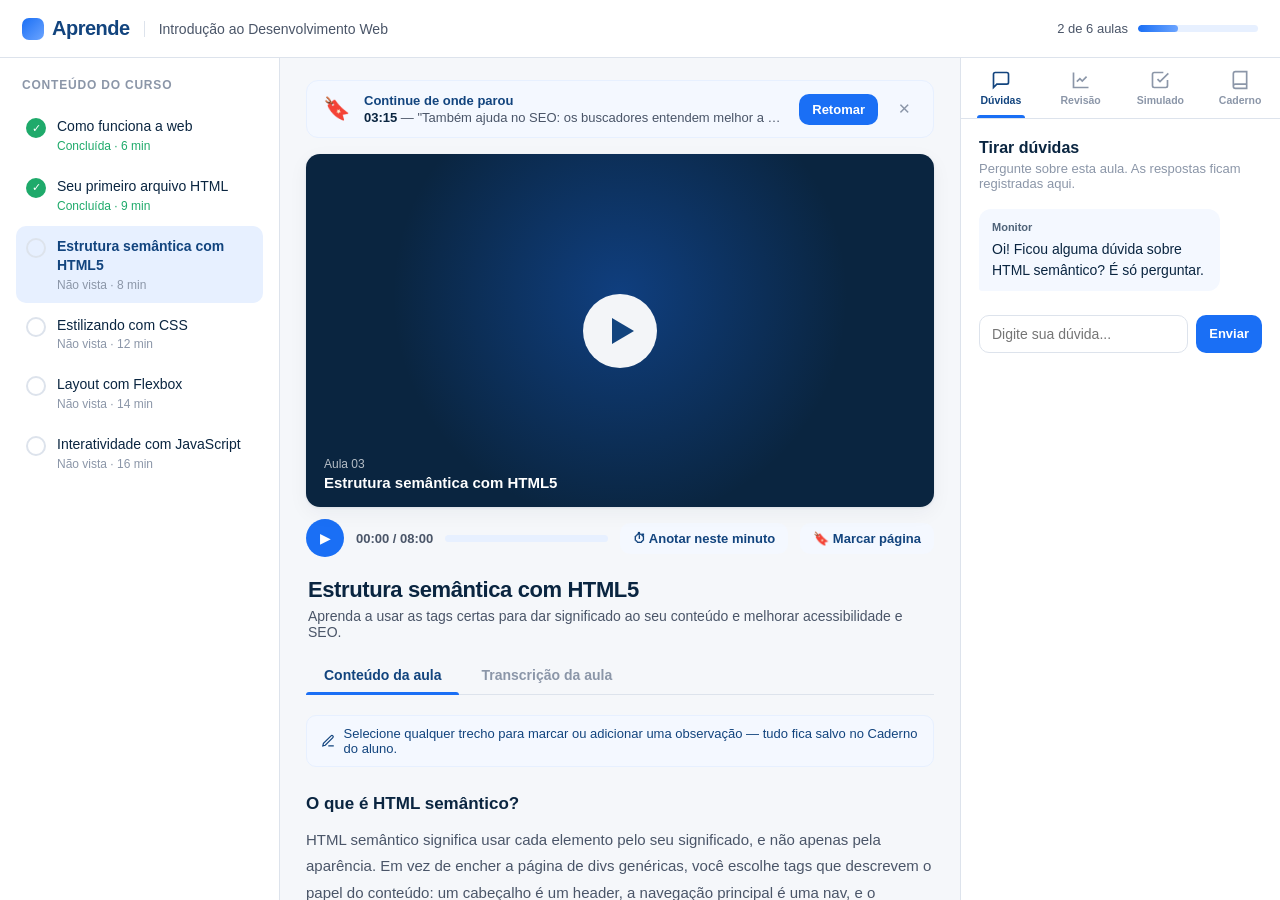
<file: index.html>
<!DOCTYPE html>
<html lang="pt-BR">
<head>
<meta charset="UTF-8">
<meta name="viewport" content="width=device-width, initial-scale=1.0">
<title>Aprende — Plataforma de Estudos</title>
<link rel="stylesheet" href="style.css?v=2">

</head>
<body>

  <div class="topbar">
    <div class="logo"><span class="dot"></span>Aprende</div>
    <span class="course-name">Introdução ao Desenvolvimento Web</span>
    <div class="progress-mini">
      <span id="progressLabel">2 de 6 aulas</span>
      <div class="track"><div class="fill" id="progressFill" style="width:33%"></div></div>
    </div>
  </div>

  <div class="app">

    <!-- ============ ESQUERDA: aulas ============ -->
    <aside class="aside-left">
      <div class="aside-title">Conteúdo do curso</div>
      <div id="lessonList"></div>
    </aside>

    <!-- ============ CENTRO: vídeo + tabs ============ -->
    <main class="main">
      <!-- marca-página: retomar de onde parou -->
      <div class="resume-banner" id="resumeBanner" style="display:none;">
        <span class="resume-icon">🔖</span>
        <div class="resume-body">
          <div class="resume-title">Continue de onde parou</div>
          <div class="resume-text" id="resumeText"></div>
        </div>
        <button class="btn btn-primary btn-sm" onclick="retomar()">Retomar</button>
        <button class="resume-close" aria-label="Dispensar" onclick="dismissResume()">✕</button>
      </div>

      <div class="video-wrap">
        <button class="play-btn" aria-label="Reproduzir aula"></button>
        <div class="video-label">
          <small>Aula 03</small>
          <div id="videoTitle">Estrutura semântica com HTML5</div>
        </div>
      </div>

      <!-- barra do player (mockado) -->
      <div class="player-bar">
        <button class="player-btn" id="playerToggle" aria-label="Reproduzir/pausar">▶</button>
        <span class="player-time" id="playerTime">00:00 / 08:00</span>
        <div class="player-track" id="playerTrack"><div class="player-fill" id="playerFill"></div></div>
        <button class="btn btn-ghost btn-sm" onclick="anotarAgora()">⏱ Anotar neste minuto</button>
        <button class="btn btn-ghost btn-sm" onclick="marcarPagina()">🔖 Marcar página</button>
      </div>

      <div class="lesson-header">
        <h1 id="mainTitle">Estrutura semântica com HTML5</h1>
        <p>Aprenda a usar as tags certas para dar significado ao seu conteúdo e melhorar acessibilidade e SEO.</p>
      </div>

      <div class="tabs">
        <button class="tab active" data-tab="conteudo">Conteúdo da aula</button>
        <button class="tab" data-tab="transcricao">Transcrição da aula</button>
      </div>

      <!-- Conteúdo -->
      <section class="tab-panel active" id="tab-conteudo">
        <div class="toolbar-hint">
          <svg width="16" height="16" viewBox="0 0 24 24" fill="none" stroke="currentColor" stroke-width="2"><path d="M12 20h9M16.5 3.5a2.1 2.1 0 013 3L7 19l-4 1 1-4 12.5-12.5z"/></svg>
          Selecione qualquer trecho para marcar ou adicionar uma observação — tudo fica salvo no Caderno do aluno.
        </div>
        <div class="content-body" id="contentBody">
          <h2>O que é HTML semântico?</h2>
          <p class="selectable">HTML semântico significa usar cada elemento pelo seu significado, e não apenas pela aparência. Em vez de encher a página de divs genéricas, você escolhe tags que descrevem o papel do conteúdo: um cabeçalho é um header, a navegação principal é uma nav, e o conteúdo central da página é um main.</p>
          <p class="selectable">Essa escolha tem impacto direto na acessibilidade. Leitores de tela usam essas marcações para permitir que a pessoa navegue direto para o conteúdo principal ou pule entre seções, sem precisar ouvir a página inteira do começo.</p>
          <h2>Principais elementos</h2>
          <p class="selectable">O elemento article representa um bloco de conteúdo independente, que faria sentido sozinho, como um post ou uma notícia. Já o section agrupa conteúdo relacionado dentro de um tema, geralmente com seu próprio título. O aside guarda conteúdo secundário, como uma barra lateral ou uma nota complementar.</p>
          <p class="selectable">Por fim, o footer fecha a página ou uma seção com informações de rodapé, como créditos, contato e links legais. Usar essas tags corretamente deixa o código mais legível e mais fácil de manter por qualquer pessoa da equipe.</p>

          <h2>Estrutura típica de uma página</h2>
          <p class="selectable">Numa página real, esses elementos se combinam formando um esqueleto previsível. No topo fica o header, geralmente com o logotipo e a nav de navegação principal. O miolo da página vive dentro de um único main, que concentra o conteúdo mais importante — aquilo que a pessoa realmente veio consumir.</p>
          <p class="selectable">Dentro do main, você organiza o conteúdo em blocos: um article para cada unidade independente e sections para agrupar temas relacionados. À margem, o aside carrega o que é complementar, como links relacionados ou um resumo. Lá embaixo, o footer encerra a página com as informações de rodapé.</p>

          <h2>Um exemplo na prática</h2>
          <p class="selectable">Repare como a marcação abaixo já comunica a função de cada parte antes mesmo de olhar o CSS. Qualquer pessoa — ou leitor de tela — entende a hierarquia só pela escolha das tags.</p>
          <pre class="code-sample">&lt;body&gt;
  &lt;header&gt;
    &lt;nav&gt;...&lt;/nav&gt;
  &lt;/header&gt;

  &lt;main&gt;
    &lt;article&gt;
      &lt;h1&gt;Título do conteúdo&lt;/h1&gt;
      &lt;section&gt;...&lt;/section&gt;
    &lt;/article&gt;
    &lt;aside&gt;...&lt;/aside&gt;
  &lt;/main&gt;

  &lt;footer&gt;...&lt;/footer&gt;
&lt;/body&gt;</pre>

          <h2>Erros comuns</h2>
          <p class="selectable">O erro mais frequente é a chamada "div-soup": resolver toda a estrutura com divs aninhadas, sem nenhuma tag semântica. O resultado até funciona visualmente, mas o código perde significado e a acessibilidade despenca.</p>
          <p class="selectable">Outro deslize é usar section apenas para criar um espaçamento, sem que aquele bloco tenha de fato um título e um tema próprio — nesses casos, uma div genérica seria mais honesta. Também é comum abusar de header e footer em todo lugar: eles fazem sentido para a página e para seções maiores, não para cada pequeno cartão.</p>

          <h2>Boas práticas e acessibilidade</h2>
          <p class="selectable">Use um único main por documento: ele marca o ponto de partida do conteúdo principal e é justamente para lá que os leitores de tela oferecem um atalho. Mantenha os títulos numa hierarquia coerente, do h1 aos subníveis, sem pular etapas só por causa da aparência.</p>
          <p class="selectable">Elementos como header, nav, main, aside e footer funcionam como landmarks: pontos de referência que permitem navegar a página por regiões. Quando você respeita esse vocabulário, entrega de graça uma experiência muito melhor para quem depende de tecnologias assistivas — e um código mais fácil de manter para o resto da equipe.</p>
        </div>
      </section>

      <!-- Transcrição -->
      <section class="tab-panel" id="tab-transcricao">
        <div class="transcript-head">
          <div>
            <h2 style="font-size:16px;">Transcrição completa</h2>
            <p style="font-size:13px;color:var(--cinza-500);margin-top:3px;">Gerada automaticamente · 8 min de áudio</p>
          </div>
          <button class="btn btn-ghost btn-sm" onclick="baixarAudio()">
            <svg width="15" height="15" viewBox="0 0 24 24" fill="none" stroke="currentColor" stroke-width="2"><path d="M12 3v12m0 0l-4-4m4 4l4-4M4 17v2a2 2 0 002 2h12a2 2 0 002-2v-2"/></svg>
            Baixar áudio
          </button>
        </div>
        <div id="transcriptBody"></div>
      </section>

      <div class="lesson-footer">
        <button class="btn btn-primary" id="btnConcluir" onclick="concluirAula()">✓ Concluir aula</button>
      </div>
    </main>

    <!-- ============ DIREITA: navegação de telas ============ -->
    <aside class="aside-right">
      <nav class="nav-tabs">
        <button class="nav-tab active" data-panel="duvidas">
          <svg viewBox="0 0 24 24" fill="none" stroke="currentColor" stroke-width="2"><path d="M21 15a2 2 0 01-2 2H7l-4 4V5a2 2 0 012-2h14a2 2 0 012 2z"/></svg>
          Dúvidas
        </button>
        <button class="nav-tab" data-panel="revisao">
          <svg viewBox="0 0 24 24" fill="none" stroke="currentColor" stroke-width="2"><path d="M3 3v18h18M18.7 8l-5.2 5.2-2.8-2.8L7 14"/></svg>
          Revisão
        </button>
        <button class="nav-tab" data-panel="simulado">
          <svg viewBox="0 0 24 24" fill="none" stroke="currentColor" stroke-width="2"><path d="M9 11l3 3L22 4M21 12v7a2 2 0 01-2 2H5a2 2 0 01-2-2V5a2 2 0 012-2h11"/></svg>
          Simulado
        </button>
        <button class="nav-tab" data-panel="caderno">
          <svg viewBox="0 0 24 24" fill="none" stroke="currentColor" stroke-width="2"><path d="M4 19.5A2.5 2.5 0 016.5 17H20M6.5 2H20v20H6.5A2.5 2.5 0 014 19.5v-15A2.5 2.5 0 016.5 2z"/></svg>
          Caderno
        </button>
      </nav>

      <!-- Dúvidas -->
      <div class="panel active" id="panel-duvidas">
        <h2>Tirar dúvidas</h2>
        <p class="sub">Pergunte sobre esta aula. As respostas ficam registradas aqui.</p>
        <div class="chat" id="chatDuvidas">
          <div class="msg prof"><div class="who">Monitor</div>Oi! Ficou alguma dúvida sobre HTML semântico? É só perguntar.</div>
        </div>
        <div class="chat-input">
          <input type="text" id="inputDuvida" placeholder="Digite sua dúvida...">
          <button class="btn btn-primary btn-sm" onclick="enviarDuvida()">Enviar</button>
        </div>
      </div>

      <!-- Revisão -->
      <div class="panel" id="panel-revisao">
        <h2>Revisão</h2>
        <p class="sub">Os pontos-chave para você fixar antes de avançar.</p>
        <div class="card"><span class="tag">Conceito</span><h4>Significado antes da aparência</h4><p>Escolha a tag pelo papel do conteúdo, não pelo visual. O CSS cuida da aparência.</p></div>
        <div class="card"><span class="tag">Estrutura</span><h4>header · nav · main · footer</h4><p>Formam o esqueleto de quase toda página. main aparece só uma vez por documento.</p></div>
        <div class="card"><span class="tag">Blocos</span><h4>article vs section</h4><p>article é independente e reutilizável; section agrupa conteúdo de um mesmo tema.</p></div>
        <div class="card"><span class="tag">Acessibilidade</span><h4>Leitores de tela agradecem</h4><p>Tags semânticas permitem pular direto para o conteúdo principal e navegar por seções.</p></div>
      </div>

      <!-- Simulado -->
      <div class="panel" id="panel-simulado">
        <h2>Simulado</h2>
        <p class="sub">Teste rápido sobre a aula.</p>
        <a class="btn btn-primary btn-sm" href="simulado.html"
           style="width:100%;justify-content:center;margin-bottom:14px;text-decoration:none;">
          📝 Simulado detalhado
        </a>
        <div class="card" style="background:#fff;">
          <div class="quiz-q">Qual elemento representa um conteúdo independente, que faz sentido sozinho?</div>
          <div class="quiz-opt" onclick="selOpt(this,false)"><span class="letter">A</span> section</div>
          <div class="quiz-opt" onclick="selOpt(this,true)"><span class="letter">B</span> article</div>
          <div class="quiz-opt" onclick="selOpt(this,false)"><span class="letter">C</span> aside</div>
          <div class="quiz-opt" onclick="selOpt(this,false)"><span class="letter">D</span> div</div>
          <button class="btn btn-primary btn-sm" style="width:100%;margin-top:6px;justify-content:center;" onclick="conferir()">Conferir resposta</button>
          <p id="quizFeedback" style="font-size:13px;margin-top:11px;text-align:center;font-weight:600;"></p>
        </div>
      </div>

      <!-- Caderno -->
      <div class="panel" id="panel-caderno">
        <h2>Caderno do aluno</h2>
        <p class="sub">Suas marcações e observações reunidas.</p>
        <button class="btn btn-primary btn-sm" id="btnMesclar" onclick="gerarResumo()"
                style="width:100%;justify-content:center;margin-bottom:14px;display:none;">
          🤖 Mesclar tudo com IA
        </button>
        <div id="notebook"></div>
      </div>

    </aside>
  </div>

  <!-- popover -->
  <div class="mark-popover" id="popover">
    <button onclick="marcarTrecho()">✏️ Marcar</button>
    <button onclick="abrirObs()">💬 Observação</button>
  </div>

  <!-- modal -->
  <div class="modal-bg" id="modalObs">
    <div class="modal">
      <h3>Adicionar observação</h3>
      <div class="quoted" id="modalQuote"></div>
      <textarea id="obsText" placeholder="Escreva sua anotação sobre este trecho..."></textarea>
      <div class="modal-actions">
        <button class="btn btn-ghost" onclick="fecharObs()">Cancelar</button>
        <button class="btn btn-primary" onclick="salvarObs()">Salvar no caderno</button>
      </div>
    </div>
  </div>

  <!-- modal nota por minutagem -->
  <div class="modal-bg" id="modalTempo">
    <div class="modal">
      <h3>Anotar no vídeo</h3>
      <div class="quoted" id="tempoLabel"></div>
      <textarea id="tempoText" placeholder="O que você quer lembrar deste momento do vídeo?"></textarea>
      <div class="modal-actions">
        <button class="btn btn-ghost" onclick="fecharNotaTempo()">Cancelar</button>
        <button class="btn btn-primary" onclick="salvarNotaTempo()">Salvar no caderno</button>
      </div>
    </div>
  </div>

<script src="script.js?v=2">
  
</script>
</body>
</html>
</file>
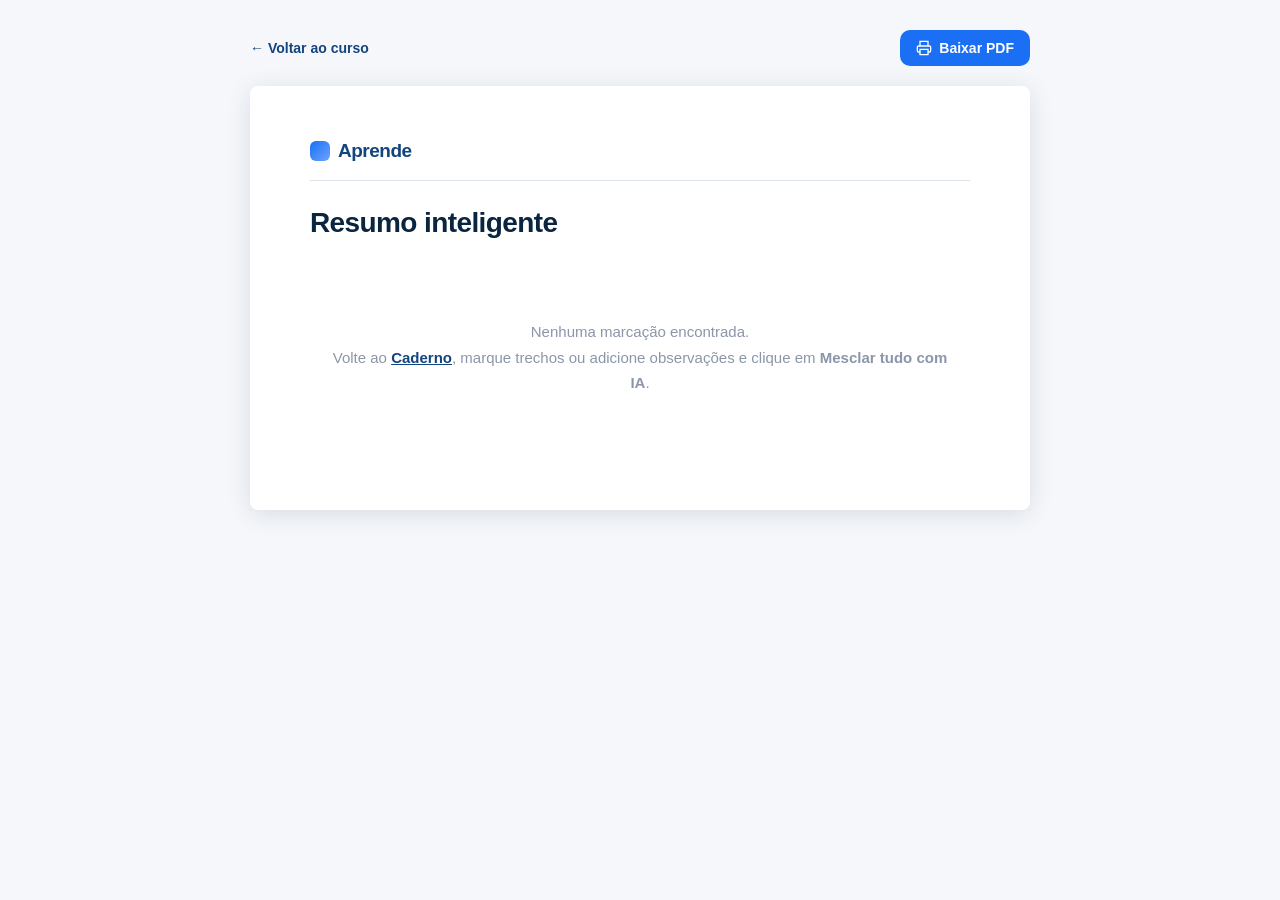
<file: resumo.html>
<!DOCTYPE html>
<html lang="pt-BR">
<head>
<meta charset="UTF-8">
<meta name="viewport" content="width=device-width, initial-scale=1.0">
<title>Resumo inteligente — Aprende</title>
<link rel="stylesheet" href="resumo.css">
</head>
<body>

  <!-- Barra de ações (não vai para o PDF) -->
  <div class="toolbar no-print">
    <a class="tb-link" href="index.html">← Voltar ao curso</a>
    <button class="tb-btn" onclick="window.print()">
      <svg width="16" height="16" viewBox="0 0 24 24" fill="none" stroke="currentColor" stroke-width="2"><path d="M6 9V2h12v7M6 18H4a2 2 0 01-2-2v-5a2 2 0 012-2h16a2 2 0 012 2v5a2 2 0 01-2 2h-2M6 14h12v8H6z"/></svg>
      Baixar PDF
    </button>
  </div>

  <!-- Folha do documento -->
  <div class="sheet" id="sheet">
    <header class="doc-head">
      <div class="logo"><span class="dot"></span>Aprende</div>
      <div class="doc-meta" id="docMeta"></div>
    </header>
    <h1 class="doc-title">Resumo inteligente</h1>
    <div class="doc-sub" id="docSub"></div>

    <div id="docBody"></div>
  </div>

<script src="resumo.js"></script>
</body>
</html>
</file>
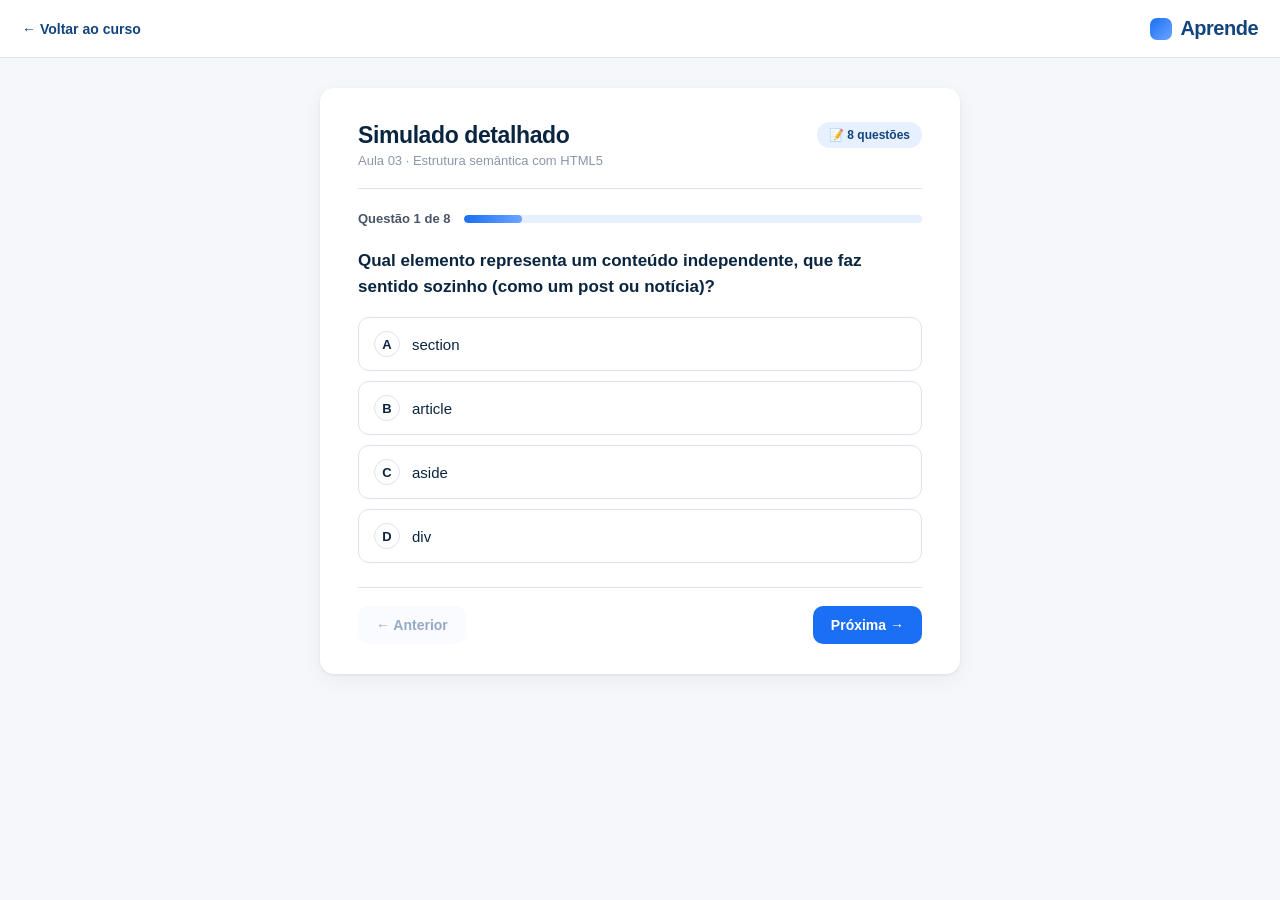
<file: simulado.html>
<!DOCTYPE html>
<html lang="pt-BR">
<head>
<meta charset="UTF-8">
<meta name="viewport" content="width=device-width, initial-scale=1.0">
<title>Simulado detalhado — Aprende</title>
<link rel="stylesheet" href="simulado.css?v=1">
</head>
<body>

  <div class="topbar">
    <a class="tb-link" href="index.html">← Voltar ao curso</a>
    <div class="logo"><span class="dot"></span>Aprende</div>
  </div>

  <div class="sheet">
    <header class="doc-head">
      <div>
        <h1 class="doc-title">Simulado detalhado</h1>
        <div class="doc-sub">Aula 03 · Estrutura semântica com HTML5</div>
      </div>
      <span class="doc-badge">📝 8 questões</span>
    </header>

    <!-- Área da questão -->
    <div id="quizArea">
      <div class="prog-row">
        <span id="progLabel">Questão 1 de 8</span>
        <div class="prog-track"><div class="prog-fill" id="progFill"></div></div>
      </div>

      <div class="quiz-q" id="enunciado"></div>
      <div id="opcoes"></div>

      <div class="nav-row">
        <button class="btn btn-ghost" id="btnAnt" onclick="ant()">← Anterior</button>
        <button class="btn btn-primary" id="btnProx" onclick="prox()">Próxima →</button>
      </div>
    </div>

    <!-- Área de resultado -->
    <div id="resultArea" style="display:none;"></div>
  </div>

<script src="simulado.js?v=1"></script>
</body>
</html>
</file>
<file: style.css>
:root {
    --azul-900: #0a2540;
    --azul-700: #12447e;
    --azul-500: #1a6ff5;
    --azul-300: #6ba4ff;
    --azul-100: #e7f0ff;
    --azul-50:  #f4f8ff;
    --branco:   #ffffff;
    --cinza-100:#f5f7fa;
    --cinza-300:#dde3ec;
    --cinza-500:#8b96a8;
    --cinza-700:#4a5568;
    --verde:    #1faa6b;
    --sombra:   0 1px 3px rgba(10,37,64,.08), 0 6px 20px rgba(10,37,64,.05);
    --radius:   14px;
  }

  * { margin: 0; padding: 0; box-sizing: border-box; }

  body {
    font-family: "Inter", -apple-system, BlinkMacSystemFont, "Segoe UI", Roboto, sans-serif;
    background: var(--cinza-100);
    color: var(--azul-900);
    height: 100vh;
    overflow: hidden;
  }

  /* ---------- Topbar ---------- */
  .topbar {
    height: 58px;
    background: var(--branco);
    border-bottom: 1px solid var(--cinza-300);
    display: flex;
    align-items: center;
    padding: 0 22px;
    gap: 14px;
    position: relative;
    z-index: 20;
  }
  .logo {
    font-weight: 800;
    font-size: 20px;
    letter-spacing: -.5px;
    color: var(--azul-700);
    display: flex;
    align-items: center;
    gap: 8px;
  }
  .logo .dot {
    width: 22px; height: 22px;
    background: linear-gradient(135deg, var(--azul-500), var(--azul-300));
    border-radius: 7px;
    display: inline-block;
  }
  .course-name {
    font-size: 14px;
    color: var(--cinza-700);
    padding-left: 14px;
    border-left: 1px solid var(--cinza-300);
  }
  .progress-mini {
    margin-left: auto;
    display: flex;
    align-items: center;
    gap: 10px;
    font-size: 13px;
    color: var(--cinza-700);
  }
  .progress-mini .track {
    width: 120px; height: 7px;
    background: var(--azul-100);
    border-radius: 99px;
    overflow: hidden;
  }
  .progress-mini .fill {
    height: 100%;
    background: linear-gradient(90deg, var(--azul-500), var(--azul-300));
    border-radius: 99px;
    transition: width .4s ease;
  }

  /* ---------- Layout ---------- */
  .app {
    display: grid;
    grid-template-columns: 280px 1fr 320px;
    height: calc(100vh - 58px);
  }

  /* ---------- Sidebar esquerda ---------- */
  .aside-left {
    background: var(--branco);
    border-right: 1px solid var(--cinza-300);
    overflow-y: auto;
    padding: 20px 16px;
  }
  .aside-title {
    font-size: 12px;
    font-weight: 700;
    text-transform: uppercase;
    letter-spacing: .8px;
    color: var(--cinza-500);
    margin-bottom: 14px;
    padding: 0 6px;
  }
  .lesson {
    display: flex;
    align-items: flex-start;
    gap: 11px;
    padding: 11px 10px;
    border-radius: 10px;
    cursor: pointer;
    transition: background .15s;
    margin-bottom: 2px;
  }
  .lesson:hover { background: var(--azul-50); }
  .lesson.active { background: var(--azul-100); }
  .lesson.active .lesson-title { color: var(--azul-700); font-weight: 600; }
  .lesson-check {
    flex-shrink: 0;
    width: 20px; height: 20px;
    border-radius: 50%;
    border: 2px solid var(--cinza-300);
    display: grid;
    place-items: center;
    margin-top: 1px;
    font-size: 11px;
    color: transparent;
    transition: all .2s;
  }
  .lesson.done .lesson-check {
    background: var(--verde);
    border-color: var(--verde);
    color: #fff;
  }
  .lesson-info { min-width: 0; }
  .lesson-title {
    font-size: 14px;
    line-height: 1.35;
    color: var(--azul-900);
  }
  .lesson-meta {
    font-size: 12px;
    color: var(--cinza-500);
    margin-top: 3px;
  }
  .lesson.done .lesson-meta { color: var(--verde); }

  /* ---------- Centro ---------- */
  .main {
    overflow-y: auto;
    padding: 22px 26px;
  }
  .video-wrap {
    background: var(--azul-900);
    border-radius: var(--radius);
    aspect-ratio: 16 / 9;
    display: grid;
    place-items: center;
    position: relative;
    overflow: hidden;
    box-shadow: var(--sombra);
  }
  .video-wrap::before {
    content: "";
    position: absolute; inset: 0;
    background: radial-gradient(circle at 50% 40%, rgba(26,111,245,.35), transparent 60%);
  }
  .play-btn {
    width: 74px; height: 74px;
    border-radius: 50%;
    background: rgba(255,255,255,.95);
    border: none;
    cursor: pointer;
    display: grid;
    place-items: center;
    position: relative;
    z-index: 2;
    transition: transform .15s;
  }
  .play-btn:hover { transform: scale(1.07); }
  .play-btn::after {
    content: "";
    width: 0; height: 0;
    border-left: 22px solid var(--azul-700);
    border-top: 13px solid transparent;
    border-bottom: 13px solid transparent;
    margin-left: 5px;
  }
  .video-label {
    position: absolute;
    bottom: 16px; left: 18px;
    color: #fff;
    z-index: 2;
  }
  .video-label small { opacity: .7; font-size: 12px; }
  .video-label div { font-weight: 600; font-size: 15px; margin-top: 2px; }

  .play-btn.playing::after {
    content: "";
    width: 20px; height: 24px;
    border: none;
    margin-left: 0;
    background:
      linear-gradient(var(--azul-700), var(--azul-700)) left/7px 100% no-repeat,
      linear-gradient(var(--azul-700), var(--azul-700)) right/7px 100% no-repeat;
  }

  /* ---------- Barra do player (mockado) ---------- */
  .player-bar {
    display: flex;
    align-items: center;
    gap: 12px;
    margin-top: 12px;
    flex-wrap: wrap;
  }
  .player-btn {
    width: 38px; height: 38px;
    flex-shrink: 0;
    border: none;
    border-radius: 50%;
    background: var(--azul-500);
    color: #fff;
    font-size: 14px;
    cursor: pointer;
    display: grid;
    place-items: center;
    transition: background .15s;
  }
  .player-btn:hover { background: var(--azul-700); }
  .player-time {
    font-size: 13px;
    font-weight: 600;
    color: var(--cinza-700);
    font-variant-numeric: tabular-nums;
    flex-shrink: 0;
  }
  .player-track {
    flex: 1;
    min-width: 120px;
    height: 7px;
    background: var(--azul-100);
    border-radius: 99px;
    cursor: pointer;
    overflow: hidden;
  }
  .player-fill {
    height: 100%;
    width: 0;
    background: linear-gradient(90deg, var(--azul-500), var(--azul-300));
    border-radius: 99px;
    transition: width .15s linear;
  }

  /* ---------- Marca-página (retomar) ---------- */
  .resume-banner {
    display: flex;
    align-items: center;
    gap: 14px;
    background: var(--azul-50);
    border: 1px solid var(--azul-100);
    border-radius: 12px;
    padding: 12px 16px;
    margin-bottom: 16px;
  }
  .resume-icon { font-size: 22px; flex-shrink: 0; }
  .resume-body { flex: 1; min-width: 0; }
  .resume-title {
    font-size: 13px;
    font-weight: 700;
    color: var(--azul-700);
  }
  .resume-text {
    font-size: 13px;
    color: var(--cinza-700);
    margin-top: 2px;
    overflow: hidden;
    text-overflow: ellipsis;
    white-space: nowrap;
  }
  .resume-text strong { color: var(--azul-900); }
  .resume-close {
    background: none;
    border: none;
    color: var(--cinza-500);
    font-size: 15px;
    cursor: pointer;
    padding: 4px 6px;
    flex-shrink: 0;
  }
  .resume-close:hover { color: var(--azul-900); }

  .lesson-header {
    margin: 20px 2px 16px;
  }
  .lesson-header h1 {
    font-size: 22px;
    letter-spacing: -.4px;
  }
  .lesson-header p {
    color: var(--cinza-700);
    font-size: 14px;
    margin-top: 5px;
  }

  /* ---------- Tabs conteúdo ---------- */
  .tabs {
    display: flex;
    gap: 4px;
    border-bottom: 1px solid var(--cinza-300);
    margin-bottom: 20px;
  }
  .tab {
    padding: 11px 18px;
    background: none;
    border: none;
    font-size: 14px;
    font-weight: 600;
    color: var(--cinza-500);
    cursor: pointer;
    position: relative;
    font-family: inherit;
  }
  .tab.active { color: var(--azul-700); }
  .tab.active::after {
    content: "";
    position: absolute;
    left: 0; right: 0; bottom: -1px;
    height: 3px;
    background: var(--azul-500);
    border-radius: 3px 3px 0 0;
  }
  .tab-panel { display: none; }
  .tab-panel.active { display: block; }

  /* ---------- Conteúdo da aula ---------- */
  .content-body {
    font-size: 15px;
    line-height: 1.75;
    color: var(--cinza-700);
    user-select: text;
  }
  .content-body h2 {
    font-size: 17px;
    color: var(--azul-900);
    margin: 22px 0 8px;
  }
  .content-body p { margin-bottom: 14px; }
  .content-body p.selectable { cursor: text; }
  .code-sample {
    background: var(--azul-900);
    color: #dbe7ff;
    font-family: "SFMono-Regular", Consolas, "Liberation Mono", Menlo, monospace;
    font-size: 13px;
    line-height: 1.6;
    padding: 16px 18px;
    border-radius: 10px;
    margin: 4px 0 18px;
    overflow-x: auto;
    white-space: pre;
    user-select: text;
    box-shadow: var(--sombra);
  }

  /* rodapé da aula: concluir */
  .lesson-footer {
    display: flex;
    justify-content: flex-end;
    padding: 22px 0 8px;
    margin-top: 20px;
    border-top: 1px solid var(--cinza-300);
  }
  #btnConcluir.concluido { background: var(--verde); }
  #btnConcluir.concluido:hover { background: #188855; }

  .toolbar-hint {
    display: flex;
    align-items: center;
    gap: 8px;
    background: var(--azul-50);
    border: 1px solid var(--azul-100);
    padding: 10px 14px;
    border-radius: 10px;
    font-size: 13px;
    color: var(--azul-700);
    margin-bottom: 18px;
  }
  .marca {
    background: #fff2a8;
    padding: 1px 2px;
    border-radius: 3px;
    cursor: pointer;
  }
  .marca:hover { background: #ffe770; }

  /* trecho com observação: sublinhado + tooltip */
  .obs-mark {
    border-bottom: 2px solid var(--azul-300);
    cursor: help;
    position: relative;
  }
  .obs-mark::after {
    content: attr(data-obs);
    position: absolute;
    bottom: calc(100% + 8px);
    left: 50%;
    transform: translateX(-50%) translateY(4px);
    background: var(--azul-900);
    color: #fff;
    font-size: 13px;
    font-weight: 500;
    line-height: 1.45;
    text-align: left;
    white-space: normal;
    width: max-content;
    max-width: 240px;
    padding: 9px 12px;
    border-radius: 10px;
    box-shadow: 0 8px 24px rgba(0,0,0,.25);
    opacity: 0;
    visibility: hidden;
    transition: opacity .15s ease, transform .15s ease;
    z-index: 150;
    pointer-events: none;
  }
  .obs-mark::before {
    content: "";
    position: absolute;
    bottom: calc(100% + 2px);
    left: 50%;
    transform: translateX(-50%) translateY(4px);
    border: 6px solid transparent;
    border-top-color: var(--azul-900);
    opacity: 0;
    visibility: hidden;
    transition: opacity .15s ease, transform .15s ease;
    z-index: 150;
    pointer-events: none;
  }
  .obs-mark:hover::after,
  .obs-mark:hover::before {
    opacity: 1;
    visibility: visible;
    transform: translateX(-50%) translateY(0);
  }

  /* popover de marcação */
  .mark-popover {
    position: fixed;
    background: var(--azul-900);
    border-radius: 10px;
    padding: 6px;
    display: none;
    gap: 4px;
    z-index: 100;
    box-shadow: 0 8px 24px rgba(0,0,0,.25);
  }
  .mark-popover button {
    background: none;
    border: none;
    color: #fff;
    font-size: 13px;
    padding: 6px 11px;
    border-radius: 6px;
    cursor: pointer;
    font-family: inherit;
    font-weight: 500;
  }
  .mark-popover button:hover { background: var(--azul-700); }

  /* modal observação */
  .modal-bg {
    position: fixed; inset: 0;
    background: rgba(10,37,64,.4);
    display: none;
    place-items: center;
    z-index: 200;
  }
  .modal-bg.open { display: grid; }
  .modal {
    background: #fff;
    border-radius: var(--radius);
    padding: 24px;
    width: 440px;
    max-width: 90vw;
    box-shadow: 0 20px 60px rgba(0,0,0,.3);
  }
  .modal h3 { font-size: 17px; margin-bottom: 6px; }
  .modal .quoted {
    font-size: 13px;
    color: var(--cinza-700);
    background: var(--azul-50);
    border-left: 3px solid var(--azul-300);
    padding: 9px 12px;
    border-radius: 6px;
    margin: 12px 0;
    font-style: italic;
  }
  .modal textarea {
    width: 100%;
    min-height: 90px;
    border: 1px solid var(--cinza-300);
    border-radius: 10px;
    padding: 11px;
    font-family: inherit;
    font-size: 14px;
    resize: vertical;
    outline: none;
  }
  .modal textarea:focus { border-color: var(--azul-500); }
  .modal-actions {
    display: flex;
    justify-content: flex-end;
    gap: 10px;
    margin-top: 16px;
  }

  /* ---------- Transcrição ---------- */
  .transcript-head {
    display: flex;
    align-items: center;
    justify-content: space-between;
    margin-bottom: 18px;
  }
  .transcript-line {
    display: flex;
    gap: 14px;
    align-items: flex-start;
    padding: 9px 10px;
    border-radius: 8px;
    font-size: 15px;
    line-height: 1.6;
    cursor: pointer;
    position: relative;
  }
  .transcript-line:hover { background: var(--azul-50); }
  .transcript-line.current {
    background: var(--azul-50);
    box-shadow: inset 3px 0 0 var(--azul-500);
  }
  .transcript-line.current .ts { color: var(--azul-700); }
  .tl-text { flex: 1; }
  .tl-annot {
    flex-shrink: 0;
    background: none;
    border: none;
    font-size: 14px;
    cursor: pointer;
    opacity: 0;
    padding: 0 4px;
    border-radius: 6px;
    transition: opacity .15s, background .15s;
  }
  .transcript-line:hover .tl-annot { opacity: .6; }
  .tl-annot:hover { opacity: 1 !important; background: var(--azul-100); }
  .ts {
    color: var(--azul-500);
    font-variant-numeric: tabular-nums;
    font-weight: 600;
    font-size: 13px;
    flex-shrink: 0;
    padding-top: 2px;
  }

  /* ---------- Botões ---------- */
  .btn {
    border: none;
    border-radius: 10px;
    padding: 10px 16px;
    font-size: 14px;
    font-weight: 600;
    cursor: pointer;
    font-family: inherit;
    display: inline-flex;
    align-items: center;
    gap: 7px;
    transition: all .15s;
  }
  .btn-primary { background: var(--azul-500); color: #fff; }
  .btn-primary:hover { background: var(--azul-700); }
  .btn-ghost { background: var(--azul-50); color: var(--azul-700); }
  .btn-ghost:hover { background: var(--azul-100); }
  .btn-sm { padding: 8px 13px; font-size: 13px; }

  /* ---------- Sidebar direita ---------- */
  .aside-right {
    background: var(--branco);
    border-left: 1px solid var(--cinza-300);
    display: flex;
    flex-direction: column;
    overflow: hidden;
  }
  .nav-tabs {
    display: grid;
    grid-template-columns: repeat(4, 1fr);
    border-bottom: 1px solid var(--cinza-300);
    flex-shrink: 0;
  }
  .nav-tab {
    background: none;
    border: none;
    padding: 12px 4px;
    cursor: pointer;
    font-family: inherit;
    display: flex;
    flex-direction: column;
    align-items: center;
    gap: 4px;
    color: var(--cinza-500);
    font-size: 10.5px;
    font-weight: 600;
    transition: color .15s;
    position: relative;
  }
  .nav-tab svg { width: 20px; height: 20px; }
  .nav-tab.active { color: var(--azul-700); }
  .nav-tab.active::after {
    content: "";
    position: absolute;
    left: 20%; right: 20%; bottom: 0;
    height: 3px;
    background: var(--azul-500);
    border-radius: 3px 3px 0 0;
  }
  .panel {
    display: none;
    flex: 1;
    overflow-y: auto;
    padding: 20px 18px;
  }
  .panel.active { display: block; }
  .panel h2 {
    font-size: 16px;
    margin-bottom: 4px;
  }
  .panel .sub {
    font-size: 13px;
    color: var(--cinza-500);
    margin-bottom: 18px;
  }

  /* chat professor */
  .chat {
    display: flex;
    flex-direction: column;
    gap: 12px;
    margin-bottom: 16px;
  }
  .msg {
    max-width: 85%;
    padding: 10px 13px;
    border-radius: 12px;
    font-size: 14px;
    line-height: 1.5;
  }
  .msg.prof {
    background: var(--azul-50);
    color: var(--azul-900);
    border-bottom-left-radius: 3px;
  }
  .msg.me {
    background: var(--azul-500);
    color: #fff;
    align-self: flex-end;
    border-bottom-right-radius: 3px;
  }
  .msg .who { font-size: 11px; opacity: .7; margin-bottom: 3px; font-weight: 600; }
  .chat-input {
    display: flex;
    gap: 8px;
    position: sticky;
    bottom: 0;
    background: #fff;
    padding-top: 8px;
  }
  .chat-input input {
    flex: 1;
    border: 1px solid var(--cinza-300);
    border-radius: 10px;
    padding: 10px 12px;
    font-family: inherit;
    font-size: 14px;
    outline: none;
  }
  .chat-input input:focus { border-color: var(--azul-500); }

  /* cards genéricos */
  .card {
    background: var(--azul-50);
    border: 1px solid var(--azul-100);
    border-radius: 12px;
    padding: 15px;
    margin-bottom: 12px;
  }
  .card h4 { font-size: 14px; margin-bottom: 6px; color: var(--azul-900); }
  .card p { font-size: 13px; color: var(--cinza-700); line-height: 1.5; }
  .card .tag {
    display: inline-block;
    font-size: 11px;
    font-weight: 600;
    color: var(--azul-700);
    background: var(--azul-100);
    padding: 3px 9px;
    border-radius: 99px;
    margin-bottom: 8px;
  }

  /* simulado */
  .quiz-q { font-size: 14px; font-weight: 600; margin-bottom: 12px; line-height: 1.5; }
  .quiz-opt {
    display: flex;
    align-items: center;
    gap: 10px;
    padding: 11px 13px;
    border: 1.5px solid var(--cinza-300);
    border-radius: 10px;
    margin-bottom: 9px;
    cursor: pointer;
    font-size: 14px;
    transition: all .15s;
  }
  .quiz-opt:hover { border-color: var(--azul-300); background: var(--azul-50); }
  .quiz-opt.sel { border-color: var(--azul-500); background: var(--azul-100); }
  .quiz-opt .letter {
    width: 24px; height: 24px;
    border-radius: 50%;
    background: #fff;
    border: 1.5px solid var(--cinza-300);
    display: grid; place-items: center;
    font-size: 12px; font-weight: 700;
    flex-shrink: 0;
  }
  .quiz-opt.sel .letter { background: var(--azul-500); color: #fff; border-color: var(--azul-500); }

  /* caderno */
  .note-card {
    background: #fff;
    border: 1px solid var(--cinza-300);
    border-radius: 12px;
    padding: 14px;
    margin-bottom: 12px;
  }
  .note-card .note-src {
    font-size: 12px;
    color: var(--azul-500);
    font-weight: 600;
    margin-bottom: 8px;
  }
  .note-card .note-time {
    display: inline-flex;
    align-items: center;
    gap: 5px;
    background: var(--azul-100);
    color: var(--azul-700);
    border: none;
    border-radius: 99px;
    padding: 4px 12px;
    font-size: 13px;
    font-weight: 700;
    font-variant-numeric: tabular-nums;
    cursor: pointer;
    margin-bottom: 8px;
    font-family: inherit;
    transition: background .15s;
  }
  .note-card .note-time:hover { background: var(--azul-300); color: #fff; }
  .note-card .note-quote {
    font-size: 13px;
    color: var(--cinza-700);
    border-left: 3px solid #ffe770;
    background: #fffdf2;
    padding: 7px 11px;
    border-radius: 5px;
    margin-bottom: 8px;
    line-height: 1.5;
  }
  .note-card .note-text {
    font-size: 14px;
    color: var(--azul-900);
    line-height: 1.55;
  }
  .note-card .note-del {
    font-size: 12px;
    color: var(--cinza-500);
    background: none;
    border: none;
    cursor: pointer;
    padding: 4px 0;
    margin-top: 8px;
    font-family: inherit;
  }
  .note-card .note-del:hover { color: #d64545; }

  .empty {
    text-align: center;
    color: var(--cinza-500);
    font-size: 14px;
    padding: 40px 20px;
    line-height: 1.6;
  }
  .empty svg { width: 44px; height: 44px; opacity: .4; margin-bottom: 12px; }

  ::-webkit-scrollbar { width: 9px; }
  ::-webkit-scrollbar-thumb { background: var(--cinza-300); border-radius: 99px; }
  ::-webkit-scrollbar-track { background: transparent; }

  @media (max-width: 1100px) {
    .app { grid-template-columns: 240px 1fr 300px; }
  }
  @media (max-width: 900px) {
    .app { grid-template-columns: 1fr; overflow-y: auto; height: auto; }
    body { overflow: auto; }
    .aside-left, .aside-right { display: none; }
  }
</file>
<file: resumo.css>
:root {
  --azul-900: #0a2540;
  --azul-700: #12447e;
  --azul-500: #1a6ff5;
  --azul-300: #6ba4ff;
  --azul-100: #e7f0ff;
  --azul-50:  #f4f8ff;
  --cinza-100:#f5f7fa;
  --cinza-300:#dde3ec;
  --cinza-500:#8b96a8;
  --cinza-700:#4a5568;
  --verde:    #1faa6b;
}

* { margin: 0; padding: 0; box-sizing: border-box; }

body {
  font-family: "Inter", -apple-system, BlinkMacSystemFont, "Segoe UI", Roboto, sans-serif;
  background: var(--cinza-100);
  color: var(--azul-900);
  padding: 30px 16px 60px;
  min-height: 100vh;
}

/* ---------- Barra de ações ---------- */
.toolbar {
  max-width: 780px;
  margin: 0 auto 20px;
  display: flex;
  align-items: center;
  justify-content: space-between;
  gap: 12px;
}
.tb-link {
  color: var(--azul-700);
  text-decoration: none;
  font-size: 14px;
  font-weight: 600;
}
.tb-link:hover { text-decoration: underline; }
.tb-btn {
  display: inline-flex;
  align-items: center;
  gap: 7px;
  background: var(--azul-500);
  color: #fff;
  border: none;
  border-radius: 10px;
  padding: 10px 16px;
  font-family: inherit;
  font-size: 14px;
  font-weight: 600;
  cursor: pointer;
  transition: background .15s;
}
.tb-btn:hover { background: var(--azul-700); }

/* ---------- Folha ---------- */
.sheet {
  max-width: 780px;
  margin: 0 auto;
  background: #fff;
  border-radius: 8px;
  box-shadow: 0 4px 24px rgba(10,37,64,.12);
  padding: 54px 60px 64px;
}

.doc-head {
  display: flex;
  align-items: center;
  justify-content: space-between;
  padding-bottom: 18px;
  border-bottom: 1px solid var(--cinza-300);
  margin-bottom: 26px;
}
.logo {
  font-weight: 800;
  font-size: 19px;
  letter-spacing: -.5px;
  color: var(--azul-700);
  display: flex;
  align-items: center;
  gap: 8px;
}
.logo .dot {
  width: 20px; height: 20px;
  background: linear-gradient(135deg, var(--azul-500), var(--azul-300));
  border-radius: 6px;
  display: inline-block;
}
.doc-meta {
  font-size: 12px;
  color: var(--cinza-500);
  text-align: right;
  line-height: 1.5;
}

.doc-title {
  font-size: 28px;
  letter-spacing: -.6px;
  margin-bottom: 4px;
}
.doc-sub {
  font-size: 14px;
  color: var(--cinza-500);
  margin-bottom: 30px;
}

/* ---------- Estado "gerando" ---------- */
.gerando {
  display: flex;
  align-items: center;
  gap: 12px;
  background: var(--azul-50);
  border: 1px solid var(--azul-100);
  border-radius: 12px;
  padding: 22px 24px;
  color: var(--azul-700);
  font-weight: 600;
  font-size: 15px;
}
.spinner {
  width: 22px; height: 22px;
  border: 3px solid var(--azul-100);
  border-top-color: var(--azul-500);
  border-radius: 50%;
  animation: spin .7s linear infinite;
  flex-shrink: 0;
}
@keyframes spin { to { transform: rotate(360deg); } }
.dots::after {
  content: "";
  animation: dots 1.2s steps(4, end) infinite;
}
@keyframes dots {
  0% { content: ""; } 25% { content: "."; }
  50% { content: ".."; } 75% { content: "..."; }
}

/* ---------- Conteúdo do resumo ---------- */
.ai-badge {
  display: inline-flex;
  align-items: center;
  gap: 6px;
  font-size: 11px;
  font-weight: 700;
  text-transform: uppercase;
  letter-spacing: .6px;
  color: var(--azul-700);
  background: var(--azul-100);
  padding: 4px 10px;
  border-radius: 99px;
  margin-bottom: 16px;
}
.resumo-corrido {
  font-size: 15.5px;
  line-height: 1.8;
  color: var(--cinza-700);
  margin-bottom: 34px;
}
.resumo-corrido strong { color: var(--azul-900); }

.sec-title {
  font-size: 17px;
  color: var(--azul-900);
  margin: 30px 0 14px;
  padding-left: 12px;
  border-left: 4px solid var(--azul-500);
}

.trecho-list { list-style: none; }
.trecho-list li {
  position: relative;
  padding: 9px 0 9px 22px;
  font-size: 14.5px;
  line-height: 1.6;
  color: var(--cinza-700);
  border-bottom: 1px dashed var(--cinza-300);
}
.trecho-list li::before {
  content: "";
  position: absolute;
  left: 4px; top: 17px;
  width: 7px; height: 7px;
  background: var(--azul-300);
  border-radius: 50%;
}

.obs-block {
  background: var(--azul-50);
  border: 1px solid var(--azul-100);
  border-radius: 12px;
  padding: 16px 18px;
  margin-bottom: 14px;
}
.obs-quote {
  font-size: 13.5px;
  color: var(--cinza-700);
  border-left: 3px solid #ffe770;
  background: #fffdf2;
  padding: 8px 12px;
  border-radius: 5px;
  margin-bottom: 10px;
  line-height: 1.55;
  font-style: italic;
}
.obs-nota {
  font-size: 14.5px;
  color: var(--azul-900);
  line-height: 1.6;
  margin-bottom: 10px;
}
.obs-nota b { color: var(--azul-700); font-weight: 600; }
.ia-coment {
  display: flex;
  gap: 8px;
  font-size: 13.5px;
  color: var(--azul-700);
  line-height: 1.55;
  padding-top: 10px;
  border-top: 1px solid var(--azul-100);
}

.revisar-list { list-style: none; }
.revisar-list li {
  position: relative;
  padding: 7px 0 7px 26px;
  font-size: 14.5px;
  color: var(--cinza-700);
  line-height: 1.55;
}
.revisar-list li::before {
  content: "✓";
  position: absolute;
  left: 0; top: 7px;
  color: var(--verde);
  font-weight: 700;
}

.doc-footer {
  margin-top: 40px;
  padding-top: 18px;
  border-top: 1px solid var(--cinza-300);
  font-size: 12px;
  color: var(--cinza-500);
  text-align: center;
  line-height: 1.6;
}

.vazio {
  text-align: center;
  color: var(--cinza-500);
  padding: 50px 20px;
  font-size: 15px;
  line-height: 1.7;
}
.vazio a { color: var(--azul-700); font-weight: 600; }

/* ---------- Impressão / PDF ---------- */
@media print {
  body { background: #fff; padding: 0; }
  .no-print { display: none !important; }
  .sheet {
    max-width: none;
    box-shadow: none;
    border-radius: 0;
    padding: 0 6px;
  }
  .obs-block, .gerando { break-inside: avoid; }
}
</file>
<file: simulado.css>
:root {
  --azul-900: #0a2540;
  --azul-700: #12447e;
  --azul-500: #1a6ff5;
  --azul-300: #6ba4ff;
  --azul-100: #e7f0ff;
  --azul-50:  #f4f8ff;
  --cinza-100:#f5f7fa;
  --cinza-300:#dde3ec;
  --cinza-500:#8b96a8;
  --cinza-700:#4a5568;
  --verde:    #1faa6b;
  --vermelho: #d64545;
  --sombra:   0 1px 3px rgba(10,37,64,.08), 0 6px 20px rgba(10,37,64,.05);
}

* { margin: 0; padding: 0; box-sizing: border-box; }

body {
  font-family: "Inter", -apple-system, BlinkMacSystemFont, "Segoe UI", Roboto, sans-serif;
  background: var(--cinza-100);
  color: var(--azul-900);
  padding-bottom: 60px;
}

/* ---------- Topbar ---------- */
.topbar {
  height: 58px;
  background: #fff;
  border-bottom: 1px solid var(--cinza-300);
  display: flex;
  align-items: center;
  gap: 16px;
  padding: 0 22px;
}
.tb-link {
  color: var(--azul-700);
  text-decoration: none;
  font-size: 14px;
  font-weight: 600;
}
.tb-link:hover { text-decoration: underline; }
.logo {
  margin-left: auto;
  font-weight: 800;
  font-size: 20px;
  letter-spacing: -.5px;
  color: var(--azul-700);
  display: flex;
  align-items: center;
  gap: 8px;
}
.logo .dot {
  width: 22px; height: 22px;
  background: linear-gradient(135deg, var(--azul-500), var(--azul-300));
  border-radius: 7px;
  display: inline-block;
}

/* ---------- Folha ---------- */
.sheet {
  max-width: 640px;
  margin: 30px auto 0;
  background: #fff;
  border-radius: 14px;
  box-shadow: var(--sombra);
  padding: 34px 38px 30px;
}
.doc-head {
  display: flex;
  align-items: flex-start;
  justify-content: space-between;
  gap: 14px;
  padding-bottom: 20px;
  border-bottom: 1px solid var(--cinza-300);
  margin-bottom: 22px;
}
.doc-title { font-size: 23px; letter-spacing: -.4px; }
.doc-sub { font-size: 13px; color: var(--cinza-500); margin-top: 4px; }
.doc-badge {
  flex-shrink: 0;
  font-size: 12px;
  font-weight: 700;
  color: var(--azul-700);
  background: var(--azul-100);
  padding: 6px 12px;
  border-radius: 99px;
  white-space: nowrap;
}

/* ---------- Progresso ---------- */
.prog-row {
  display: flex;
  align-items: center;
  gap: 14px;
  margin-bottom: 22px;
}
.prog-row span {
  font-size: 13px;
  font-weight: 600;
  color: var(--cinza-700);
  white-space: nowrap;
}
.prog-track {
  flex: 1;
  height: 8px;
  background: var(--azul-100);
  border-radius: 99px;
  overflow: hidden;
}
.prog-fill {
  height: 100%;
  width: 12.5%;
  background: linear-gradient(90deg, var(--azul-500), var(--azul-300));
  border-radius: 99px;
  transition: width .3s ease;
}

/* ---------- Questão ---------- */
.quiz-q {
  font-size: 17px;
  font-weight: 600;
  line-height: 1.5;
  margin-bottom: 18px;
}
.quiz-opt {
  display: flex;
  align-items: center;
  gap: 12px;
  padding: 13px 15px;
  border: 1.5px solid var(--cinza-300);
  border-radius: 11px;
  margin-bottom: 10px;
  cursor: pointer;
  font-size: 15px;
  transition: all .15s;
}
.quiz-opt:hover { border-color: var(--azul-300); background: var(--azul-50); }
.quiz-opt.sel { border-color: var(--azul-500); background: var(--azul-100); }
.quiz-opt .letter {
  width: 26px; height: 26px;
  border-radius: 50%;
  background: #fff;
  border: 1.5px solid var(--cinza-300);
  display: grid; place-items: center;
  font-size: 13px; font-weight: 700;
  flex-shrink: 0;
}
.quiz-opt.sel .letter { background: var(--azul-500); color: #fff; border-color: var(--azul-500); }

/* ---------- Botões ---------- */
.btn {
  border: none;
  border-radius: 10px;
  padding: 11px 18px;
  font-size: 14px;
  font-weight: 600;
  cursor: pointer;
  font-family: inherit;
  display: inline-flex;
  align-items: center;
  gap: 7px;
  transition: all .15s;
}
.btn-primary { background: var(--azul-500); color: #fff; }
.btn-primary:hover { background: var(--azul-700); }
.btn-ghost { background: var(--azul-50); color: var(--azul-700); }
.btn-ghost:hover { background: var(--azul-100); }
.btn:disabled { opacity: .45; cursor: default; }
.btn:disabled:hover { background: var(--azul-50); }

.nav-row {
  display: flex;
  justify-content: space-between;
  gap: 12px;
  margin-top: 24px;
  padding-top: 18px;
  border-top: 1px solid var(--cinza-300);
}

/* ---------- Resultado ---------- */
.result-head {
  text-align: center;
  padding: 12px 0 24px;
}
.result-score {
  font-size: 46px;
  font-weight: 800;
  letter-spacing: -1px;
}
.result-score.bom { color: var(--verde); }
.result-score.medio { color: #d69e45; }
.result-score.ruim { color: var(--vermelho); }
.result-frac { font-size: 15px; color: var(--cinza-700); margin-top: 4px; }
.result-msg { font-size: 14px; color: var(--cinza-700); margin-top: 10px; }

.gabarito-title {
  font-size: 15px;
  color: var(--azul-900);
  margin: 8px 0 14px;
  padding-left: 12px;
  border-left: 4px solid var(--azul-500);
}
.gab-item {
  border: 1px solid var(--cinza-300);
  border-radius: 11px;
  padding: 14px 16px;
  margin-bottom: 12px;
}
.gab-item.acerto { border-left: 4px solid var(--verde); }
.gab-item.erro { border-left: 4px solid var(--vermelho); }
.gab-q { font-size: 14px; font-weight: 600; margin-bottom: 8px; line-height: 1.5; }
.gab-line { font-size: 13.5px; line-height: 1.6; }
.gab-line.certa { color: var(--verde); }
.gab-line.sua-errada { color: var(--vermelho); }
.gab-explica {
  font-size: 13px;
  color: var(--cinza-700);
  margin-top: 8px;
  padding-top: 8px;
  border-top: 1px dashed var(--cinza-300);
  line-height: 1.55;
}
.result-actions {
  display: flex;
  gap: 12px;
  justify-content: center;
  margin: 24px 0 4px;
}
</file>
